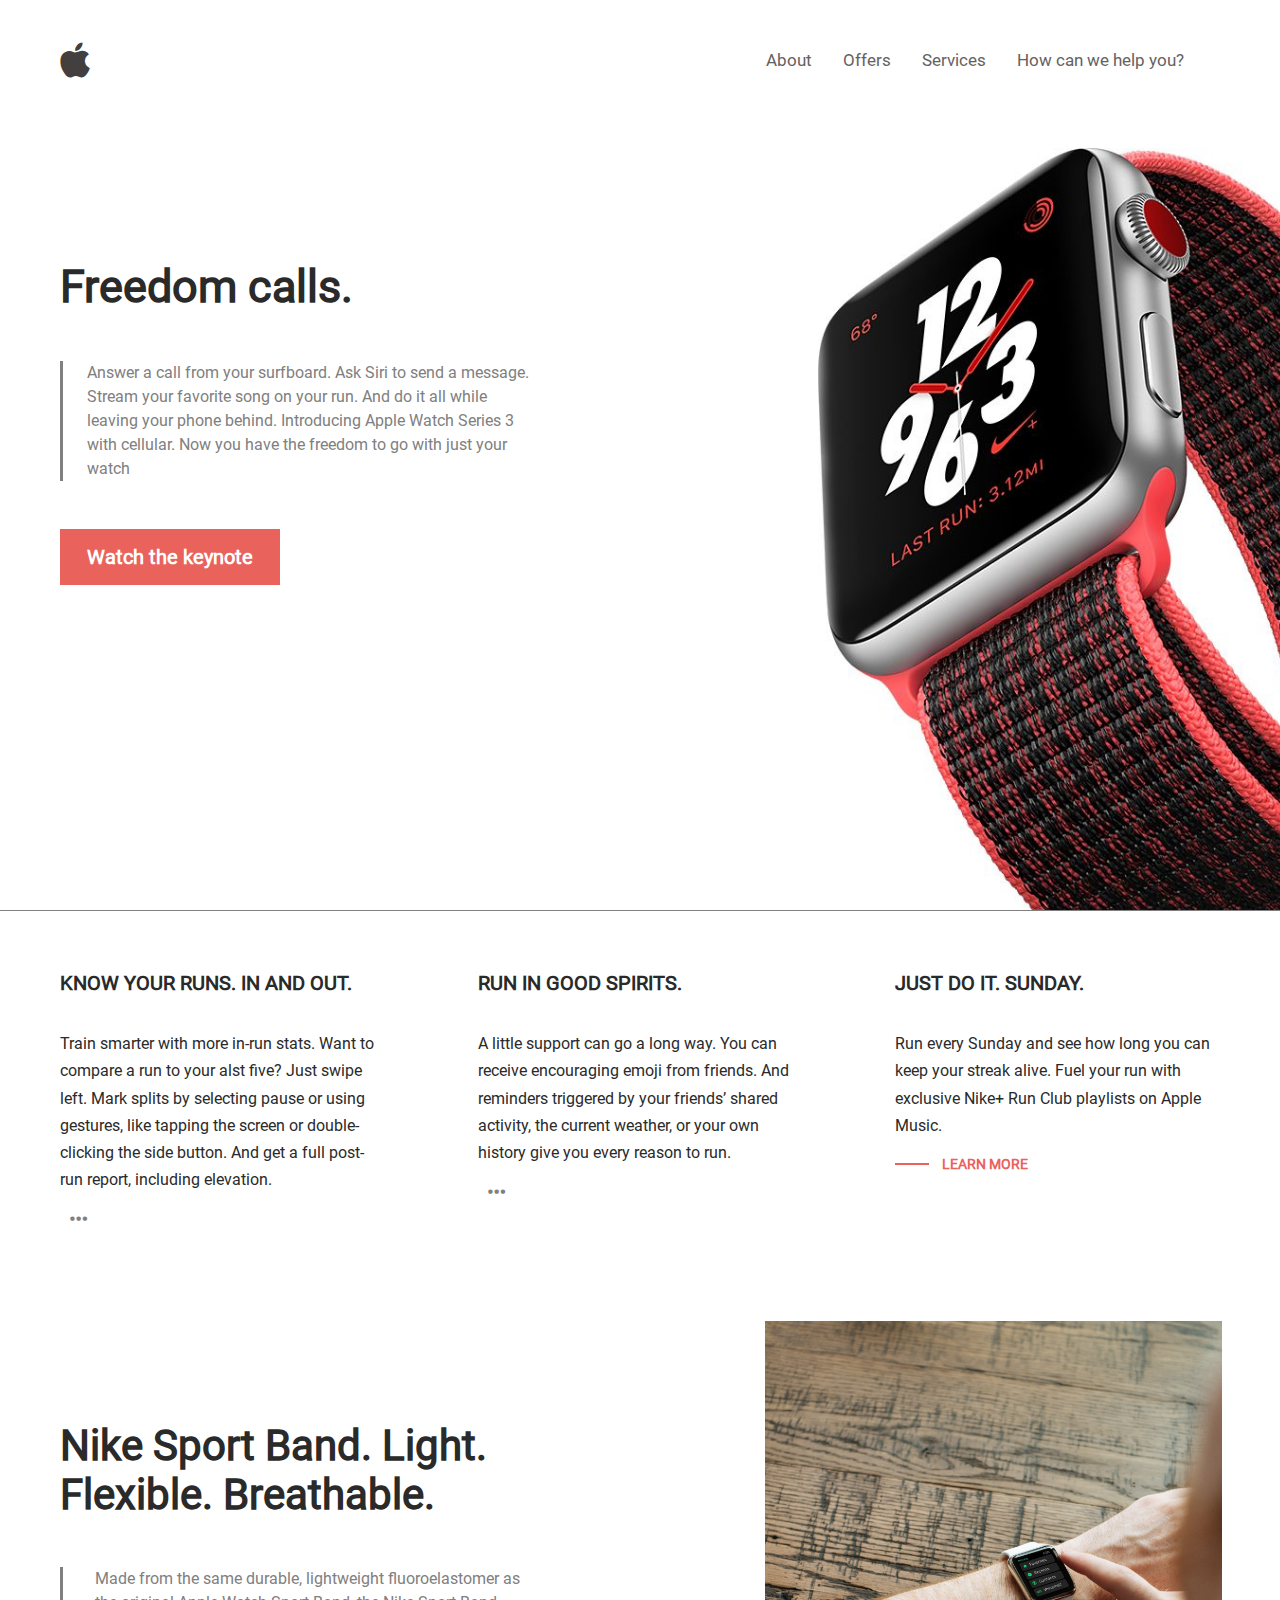
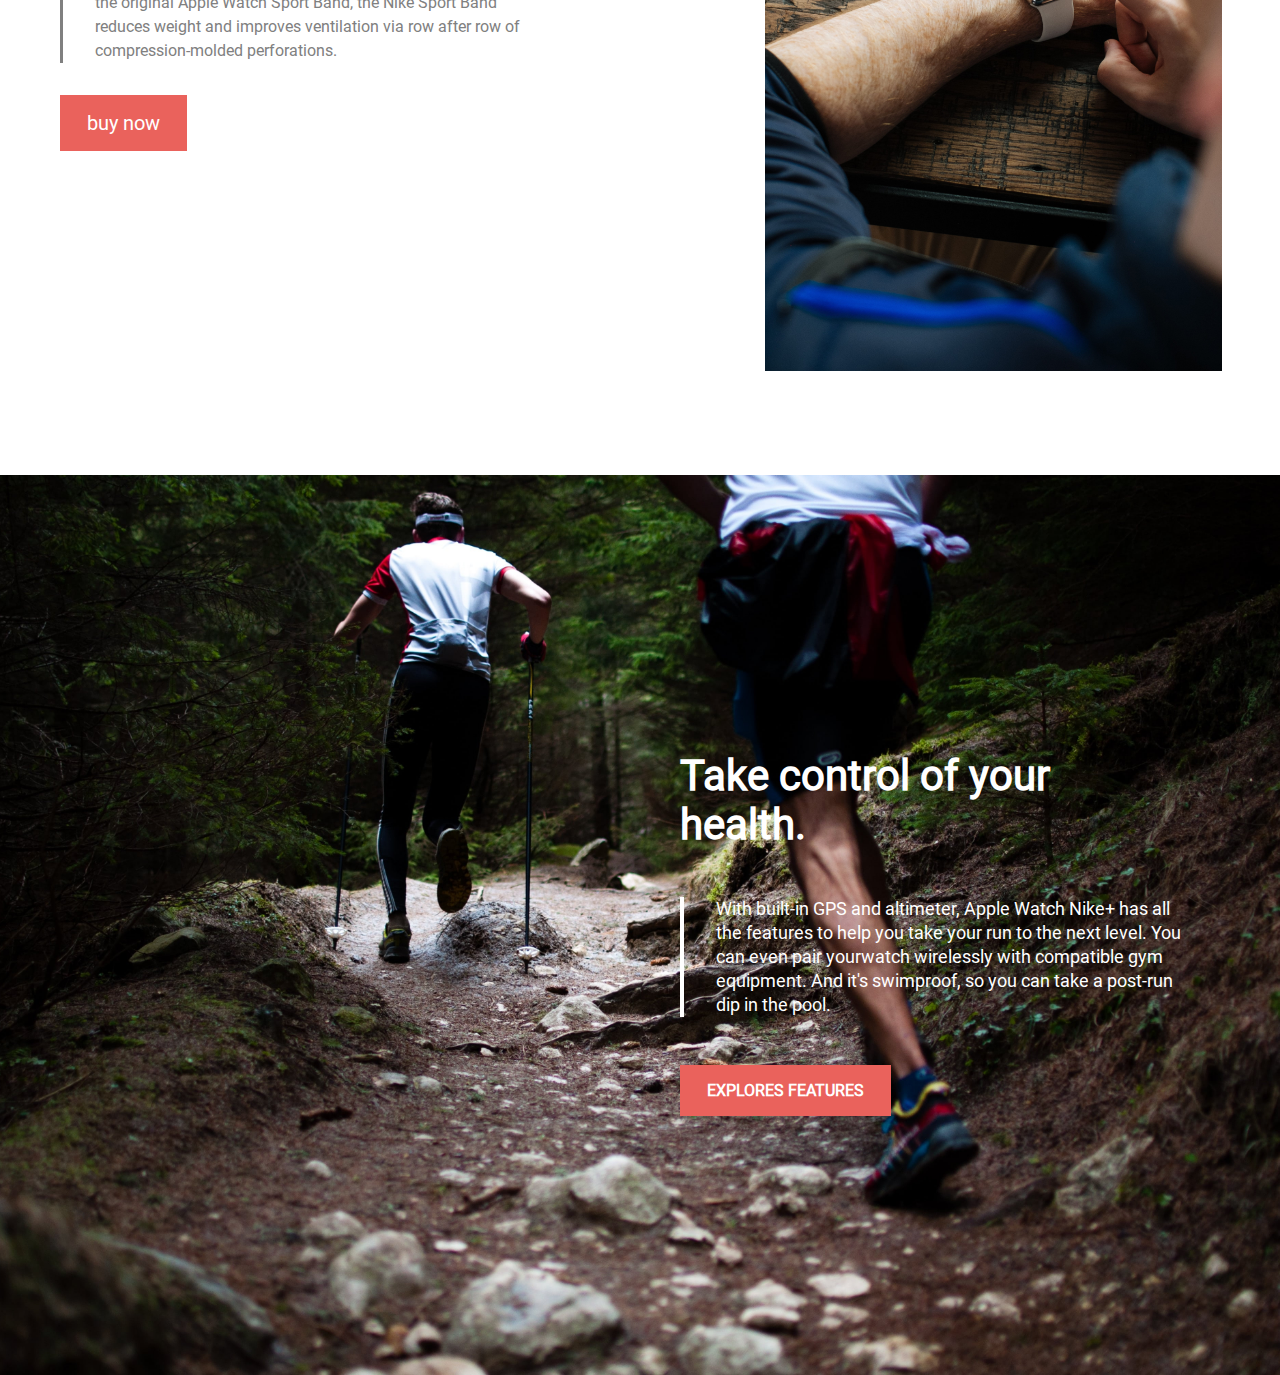
<file: index.html>
<!DOCTYPE html>
<html>
<head>
	<meta charset="utf-8">
	<meta name="viewport" content="width=device-width, initial-scale=1">
	<title>Apple watch</title>
	<link rel="stylesheet" type="text/css" href="style.css">
	<link rel="stylesheet" type="text/css" href="css/all.css">
	<link rel="stylesheet" type="text/css" href="style/text.css">
</head>
<body>
	<div class="header">
		<div class="row">
			<div class="menu">
				<div class="mleft">
					<i class="fa-brands fa-apple"></i>
				</div>
				<div class="mright">
					<ul>
						<li><a href="">About</a></li>
						<li><a href="">Offers</a></li>
						<li><a href="">Services</a></li>
						<li><a href="">How can we help you?</a></li>
					</ul>
				</div>
			</div>
			<div class="slayd">
				<h1>Freedom calls.</h1>
				<p>Answer a call from your surfboard. Ask Siri to send a message. Stream your favorite song on your run. And do it all while leaving your phone behind. Introducing Apple Watch Series 3 with cellular. Now you have the freedom to go with just your watch</p>
				<a href="#">Watch the keynote</a>
			</div>
		</div>
	</div>
	<div class="about">
		<div class="boxes">
			<div class="box">
				<strong>KNOW YOUR RUNS. IN AND OUT.</strong>
				<p>Train smarter with more in-run stats. Want to compare a run to your alst five? Just swipe left. Mark splits by selecting pause or using gestures, like tapping the screen or double-clicking the side button. And get a full post-run report, including elevation.</p>
				<i class="fa-solid fa-ellipsis"></i>
			</div>
			<div class="box">
				<strong>RUN IN GOOD SPIRITS.</strong>
				<p>A little support can go a long way. You can receive encouraging emoji from friends. And reminders triggered by your friends’ shared activity, the current weather, or your own history give you every reason to run.</p>
				<i class="fa-solid fa-ellipsis"></i>
			</div>
			<div class="box">
				<strong>JUST DO IT. SUNDAY.</strong>
				<p>Run every Sunday and see how long you can keep your streak alive. Fuel your run with exclusive Nike+ Run Club playlists on Apple Music.</p>
				<a href="">Learn more</a>
			</div>
		</div>
		<div class="magazin">
				<div class="mleft">
					<h1>Nike Sport Band. Light. Flexible. Breathable.</h1>
					<p>Made from the same durable, lightweight fluoroelastomer as the original Apple Watch Sport Band, the Nike Sport Band reduces weight and improves ventilation via row after row of compression-molded perforations.</p>
					<a href="#">buy now</a>
				</div>
				<div class="mright">
					<img src="preview.jpg">
				</div>
		</div>
	</div>
	<div class="end">
		<!-- <div class="opacity"></div> -->
		<div class="row">
			<div class="box">
				<h1 class="h1">Take control of your health.</h1>
				<p>With built-in GPS and altimeter, Apple Watch Nike+ has all the features to help you take your run to the next level. You can even pair yourwatch wirelessly with compatible gym equipment. And it's swimproof, so you can take a post-run dip in the pool.</p>
				<a href="#">Explores features</a>
			</div>
		</div>
	</div>
</body>
</html>
</file>
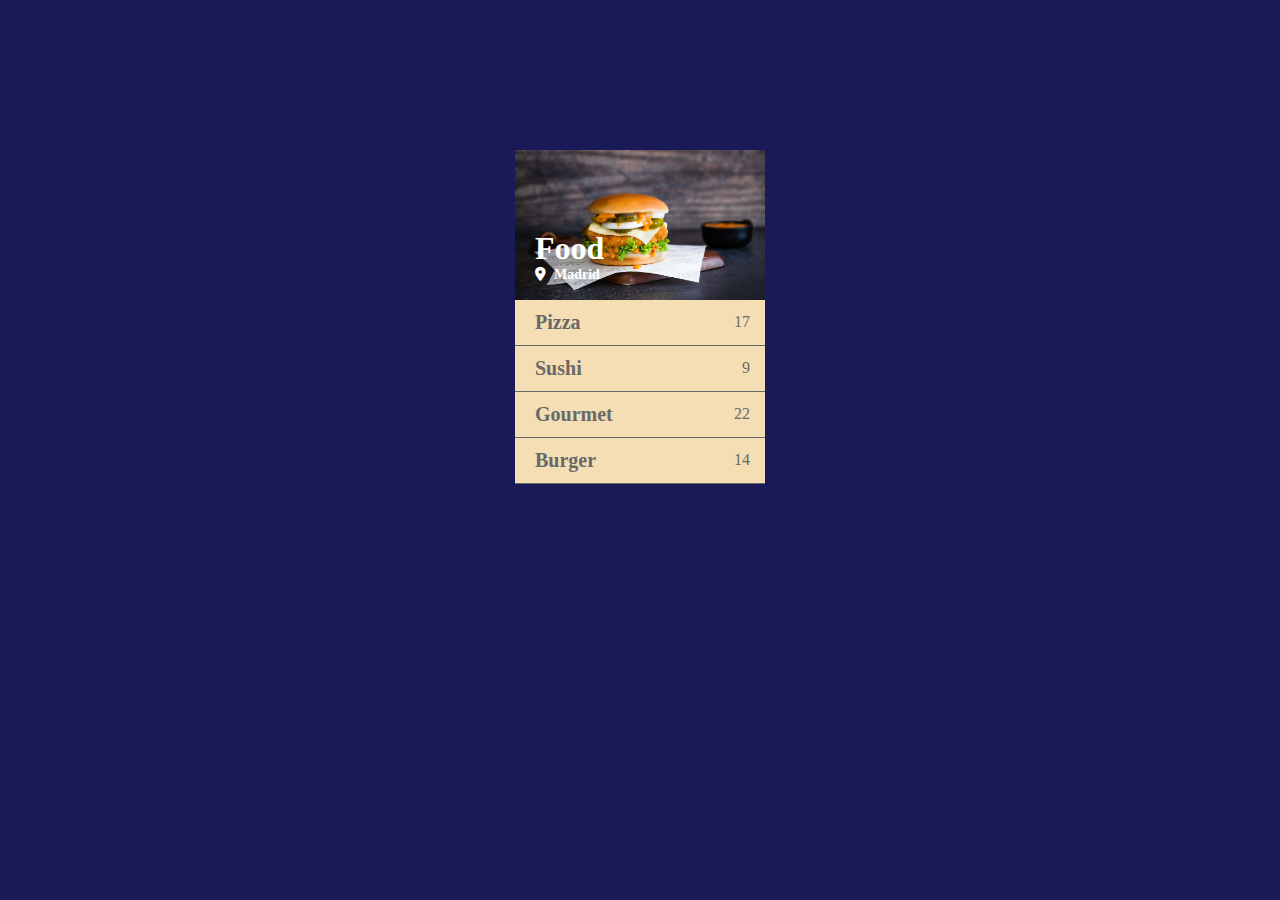
<file: dars/dars15.html>
<!DOCTYPE html>
<html>
<head>
	<meta charset="utf-8">
	<meta name="viewport" content="width=device-width, initial-scale=1">
	<title>dars</title>
	<link rel="stylesheet" type="text/css" href="style.css">
	<link rel="stylesheet" type="text/css" href="css/all.css">
</head>
<body>
	<div class="main">
		<div class="rasm">
			<h1>Food</h1>
			<i class="fa-solid fa-location-dot"></i><h4>Madrid</h4>

		</div>
		<div class="box">
			<h3>Pizza</h2>
			<small>17</small>
		</div>
		<div class="box">
			<h3>Sushi</h2>
			<small>9</small>
		</div>
		<div class="box">
			<h3>Gourmet</h2>
			<small>22</small>
		</div>
		<div class="box">
			<h3>Burger</h2>
			<small>14</small>
		</div>
	</div>

</body>
</html>
</file>
<file: style.css>
*{
	margin: 0px;
	padding: 0px;
}
body{
	background: var(white);
}
/* start header */
.header{
	height: 650px;
	min-height: 100vh;
	background: url(watch.jpg) no-repeat;
	background-position: bottom right -330px;
	background-size: 88vh;
	border-bottom: 1px solid gray;
}
.header .row{
	margin: 0 auto;
	width: 1200px;
	height: 800px;
}
.header .row .menu{
	height: 100px;
	margin-top: 10px;
	display: flex;
	flex-direction: norow;
	flex-wrap: wrap;
	align-items: center;
	justify-content: space-between;
}
.header .row .menu .mleft i{
	font-size: 40px;
	color: #433F3E;
	margin-left: 20px;
}
.header .row .menu .mright{
	width: 450px;
	margin-right: 40px;

}
.header .row .menu .mright ul{
	display: flex;
	flex-direction: row;
	flex-wrap: nowrap;
	justify-content: space-around;
	list-style: none;
}
.header .row .menu .mright ul li a{
	padding-bottom: 12px;
	font-family: "Roboto";
	font-weight: 550;
	font-size: 17px;
	color: #666160;
	text-decoration: none;
	transition: all .2s;
}
.header .row .menu .mright ul li:hover a{
	color: black;
	border-bottom: 3px solid #565150;

}
.header .slayd{
    margin-left: 20px;
    margin-top: 150px;
}
.header .slayd h1{
	color: #2A2A2A;
	font-size: 45px;
	font-family: "Roboto";
	font-weight: bold;
}
.header .slayd p{
	width: 450px;
	font-family: "Roboto";
    border-left: 3px solid gray;
    padding-left: 1.5rem;
    line-height: 1.5rem;
    color: gray;
    margin: 3rem 0 4rem 0;
}
.header .slayd  a{
	color: #fff;
	text-decoration: none;
	font-family: "Roboto";
    font-weight: bold;
    font-size: 20px;
    background: #ea625c;
    padding: 1rem 1.7rem;
    transition: .15s;
}
.header .slayd  a:hover{
	background: #cc5c57;
}
/* end header */
.about{
	margin: 0 auto;
}
.about .boxes{
	width: 1160px;
	margin: 0 auto;
	display: flex;
	flex-direction: row;
	flex-wrap: wrap;
	justify-content: space-between;
}
.about .boxes .box{
	width: 325px;
	height: 300px;
	margin-top: 60px;
}
.about .boxes .box strong{
	font-family: "Roboto";
	font-size: 20px;
	text-transform: uppercase;
	color: #2a2a2a;
}
.about .boxes .box p{
	font-family: "Roboto";
	color: #2a2a2a;
	margin: 2.2rem 0 1rem 0;
    line-height: 1.7rem;
}
.about .boxes .box i{
	font-size: 20px;
	margin-left: 10px;
	color: gray;
}
.about .boxes .box a{
	text-decoration: none;
	text-transform: uppercase;
	font-family: "Roboto";
    font-weight: 700;
    font-size: .85rem;
    color: #ea625c;
    position: relative;
    padding-left: 2.95rem;
    transition: .15s;
}
.about .boxes .box a::before{
	content: '';
    position: absolute;
    left: 0;
    top: 45%;
    width: 2.1rem;
    height: 2px;
    background: #ea625c;
    transition: .15s;
}
.about .boxes .box a:hover{
    padding-left: 3.8rem;
    color: red;
}
.about .boxes .box a:hover::before{
	content: '';
    position: absolute;
    left: ;
    top: 45%;
    width: 2.5rem;
    height: 2px;
    background: red;
    transition: .15s;
}
.about .magazin{
	width: 1160px;
	margin: 0 auto;
	display: flex;
	flex-direction: row;
	flex-wrap: nowrap;
	justify-content: space-between;
}
.about .magazin .mleft{
	width: 580px;
}
.about .magazin .mright{
	width: 580px;
}
.about .magazin h1{
	margin-top: 150px;
	font-family: "Roboto";
	font-size: 2.6rem;
    color: #2a2a2a;
}
.about .magazin p{
	width: 450px;
	font-family: "Roboto";
	padding-left: 2rem;
    border-left: 3px solid gray;
    line-height: 1.5rem;
    color: gray;
    margin: 3rem 0 3rem 0;
}
.about .magazin a{
	text-decoration: none;
	color: #fff;
	font-size: 20px;
	font-family: "Roboto";
    font-weight: 500;
    background: #EA625C;
    padding: 1rem 1.7rem;
    transition: .15s;
}
.about .magazin a:hover{
	background: #cc5c57;
}
.about .magazin .mright img{
	margin-top: 50px;
	margin-left: 125px;
	width: 457px;
	height: 650px;
}
.end{
	margin-top: 100px;
    height: 100vh;
    position: relative;
	background: url(runners.jpg) no-repeat center;
	background-size: cover;
	display: flex;
    justify-content: flex-end;
    align-items: center;
    z-index: 2;
}
.end .opacity{
	position: absolute;
    background: #000;
    width: 100%;
    height: 100%;
    opacity: 0.5;
    z-index: 2;
}
.end .row{
	margin-right: 90px;
	z-index: 1;
}
.end .row .box{
	width: 510px;
}
.end .row .box h1{
	width: 400px;
	font-size: 2.6rem;
	font-family: "Roboto";
	font-weight: 700;
	color: #fff;
}
.end .row .box p{
	padding-left: 2rem;
	font-family: "Roboto";
	font-size: 18px;
    border-left: 4px solid white;
    line-height: 1.5rem;
    color: white;
    margin: 3rem 0 4rem 0;
}
.end .row .box a{
	text-decoration: none;
	font-family: "Roboto";
	color: #fff;
    font-weight: 700;
    background: #ea625c;
    text-transform: uppercase;
    padding: 1rem 1.7rem;
    transition: .15s;
}
.end .row .box a:hover{
	background: #cc5c57;
}
</file>
<file: style/text.css>
@font-face{
	font-family: 'Roboto';
	src:url("../fonts/Roboto-Regular.ttf")format('truetype')
}
</file>
<file: dars/style.css>
*{
	margin: 0px;
	padding: 0px;
}
body{
	background: #1a1a59;
}
.main{
	width: 250px;
	margin: 0 auto;
	margin-top: 150px;
	display: flex;
	flex-direction: column;
}
.main .rasm{
	height: 150px;
	background: url(food.jpg);
	background-size: 250px;
}
.main .rasm h1{
	margin-top: 80px;
	margin-left: 20px;
	color: white;
}
.main .rasm i{
	margin-left: 20px;
	color: white;
	float: left;
	font-size: 14px;
}
.main .rasm h4{
	float: left;
	margin-left: 8px;
	color: white;
	font-size: 14px;
}
.main .box{
	height: 45px;
	border-bottom: 1px solid dimgray;
	display: flex;
	background: wheat;
	flex-direction: row;
	flex-wrap: wrap;
	justify-content: space-between;
	align-content: center;
}
.main .box h3{
	font-size: 20px;
	margin-left: 20px;
	color: dimgray;
	transition: all 1s;
}
.main .box small{
	font-size: 16px;
	margin-top: 2px;
	margin-right: 15px;
	color: dimgray;
}
.main .box:hover h3{
	font-size: 22px;
}
</file>
